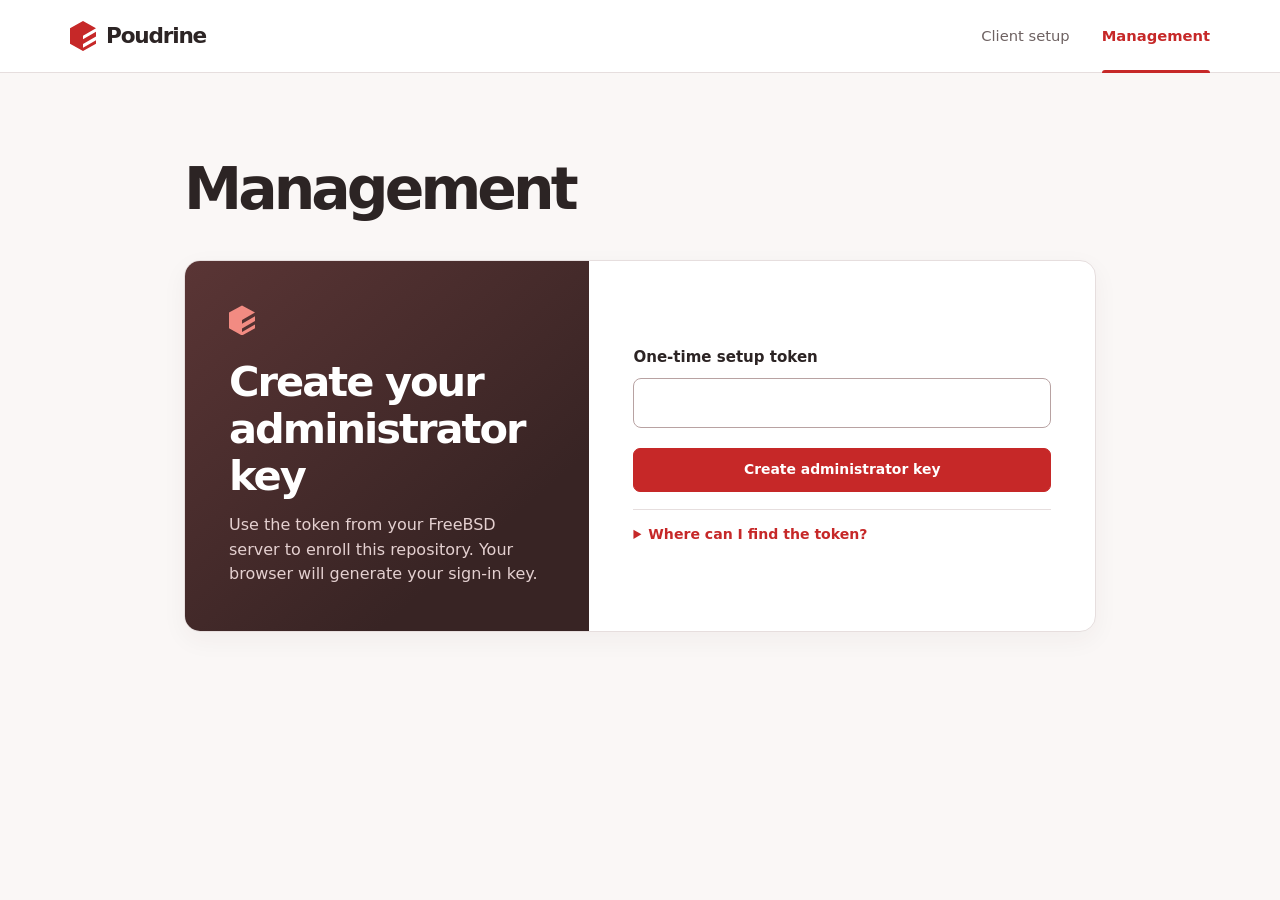
<file: web/poudrine/admin.html>
<!doctype html>
<html lang="en">
<head>
  <meta charset="utf-8">
  <meta name="viewport" content="width=device-width,initial-scale=1">
  <meta http-equiv="Content-Security-Policy" content="form-action 'none'">
  <title>Management · Poudrine</title>
  <link rel="stylesheet" href="style.css">
  <script src="poudrine.js" defer></script>
</head>
<body data-enrolled="{{.Enrolled}}">
<a class="skip" href="#main">Skip to content</a>
<header class="site-head">
  <div class="bar">
    <a class="brand" href="./"><span class="brand-mark" aria-hidden="true"></span>Poudrine</a>
    <nav aria-label="Main"><a href="./">Client setup</a><a href="admin" aria-current="page">Management</a></nav>
  </div>
</header>
<main id="main">
  <div class="management-head">
    <div class="management-title">
      <h1>Management</h1>
      <div class="management-actions">
        <button id="notification-bell" type="button" class="bell-button" aria-label="Build notifications" title="Build notifications" aria-haspopup="dialog" aria-controls="notification-dialog" hidden><svg width="20" height="20" viewBox="0 0 24 24" fill="none" stroke="currentColor" stroke-width="1.7" stroke-linecap="round" stroke-linejoin="round" aria-hidden="true" focusable="false"><path d="M18 8a6 6 0 0 0-12 0c0 6-2.5 7.5-3 9h18c-.5-1.5-3-3-3-9ZM10 20a2.2 2.2 0 0 0 4 0"/></svg></button>
        <button id="logout" type="button" hidden>Sign out</button>
      </div>
    </div>
    <div class="feedback"><p id="message" role="status">Checking administrator setup…</p><button id="retry" type="button" hidden>Retry</button></div>
  </div>
  <noscript>Enable JavaScript to use the signed management API.</noscript>
  <section id="enrollment" class="access-panel" aria-labelledby="enrollment-heading" hidden>
    <header class="access-intro">
      <span class="brand-mark" aria-hidden="true"></span>
      <h2 id="enrollment-heading">Create your administrator key</h2>
      <p>Use the token from your FreeBSD server to enroll this repository. Your browser will generate your sign-in key.</p>
    </header>
    <form id="enroll" class="access-fields" method="post">
      <label for="token">One-time setup token</label>
      <input required type="password" autocomplete="one-time-code" autocapitalize="none" spellcheck="false" id="token">
      <button class="primary" type="submit">Create administrator key</button>
      <details class="access-help"><summary>Where can I find the token?</summary><p>On the FreeBSD server, read <code>/usr/local/etc/poudrine.json.setup-token</code>. For a custom configuration, append <code>.setup-token</code> to its path. Standalone <code>serve</code> writes <code>setup-token</code> in the state directory.</p></details>
    </form>
  </section>
  <section id="key-backup" class="access-panel" aria-labelledby="backup-heading" hidden>
    <header class="access-intro">
      <span class="brand-mark" aria-hidden="true"></span>
      <h2 id="backup-heading">Save your private key</h2>
      <p>Copy this key into your password manager or a private backup. Anyone with a copy can manage this repository.</p>
    </header>
    <div class="access-fields">
      <label for="generated-key">Administrator private key</label>
      <textarea id="generated-key" rows="4" readonly autocomplete="off" spellcheck="false" aria-describedby="backup-help"></textarea>
      <p id="backup-help">You’ll need your saved copy on the next screen.</p>
      <div class="access-actions"><button id="copy-key" type="button">Copy private key</button><button id="key-saved" class="primary" type="button">I’ve saved my key · Sign in</button></div>
    </div>
  </section>
  <section id="signin" class="access-panel" aria-labelledby="signin-heading" hidden>
    <header class="access-intro">
      <span class="brand-mark" aria-hidden="true"></span>
      <h2 id="signin-heading">Administrator sign-in</h2>
      <p id="signin-help">Use the key you saved during setup. Your browser signs requests locally until you sign out or reload.</p>
    </header>
    <form id="login" class="access-fields" method="post" autocomplete="on">
      <input class="access-username" type="text" name="username" value="admin" autocomplete="username" aria-label="Username" aria-hidden="true" tabindex="-1">
      <label for="private-key">Administrator private key</label>
      <input id="private-key" type="password" name="password" autocomplete="current-password" autocapitalize="none" spellcheck="false" required aria-describedby="private-key-help">
      <p id="private-key-help">Paste the complete key or autofill it from your password manager.</p>
      <button class="primary" id="signin-submit" type="submit">Sign in</button>
      <button type="button" id="legacy-login" hidden>Use saved browser key</button>
    </form>
  </section>
  <div id="dashboard" hidden>
    <section id="build" class="build-panel" aria-labelledby="build-heading">
      <div class="build-panel-head">
        <h2 id="build-heading">Build activity</h2>
        <div class="build-actions"><button id="refresh" type="button">Refresh</button><button id="force-build" type="button" class="primary" disabled>Run build now</button></div>
      </div>
      <div class="build-columns">
        <div>
          <p class="build-state"><span aria-hidden="true"></span><strong id="build-state">Checking worker…</strong></p>
          <p id="build-message" class="build-description"></p>
          <div id="build-progress-group" hidden>
            <div class="progress-caption"><label for="build-progress" id="progress-label">Package progress</label><span id="progress-percent"></span></div>
            <progress id="build-progress" max="1"></progress>
            <p id="package-counts"></p>
          </div>
          <dl id="build-facts" class="build-facts"></dl>
        </div>
        <div class="next-build">
          <h3 id="next-build-heading">Next build</h3>
          <p id="next-build-time">Checking schedule…</p>
          <p id="next-build-detail"></p>
        </div>
      </div>
      <section id="active-jobs" aria-labelledby="job-heading" hidden>
        <h3 id="job-heading">Running packages</h3>
        <ul id="build-jobs"></ul>
      </section>
      <p id="worker-mode" class="build-feedback" hidden>Manual builds are available when the Poudrine service runs the build worker.</p>
      <p id="build-feedback" class="build-feedback" role="status" hidden></p>
      <p id="build-poll-error" class="build-feedback" role="status" hidden></p>
      <details id="build-results">
        <summary>Build run history</summary>
        <div class="result-toolbar">
          <label>Build run<select id="result-run"><option value="">Latest run</option></select></label>
          <label>Result<select id="result-filter"><option value="all">All packages</option><option value="succeeded">Built</option><option value="failed">Failed</option><option value="skipped">Skipped</option></select></label>
          <button type="button" id="result-refresh">Refresh results</button>
          <button type="button" id="result-retry-all" hidden>Retry all affected packages</button>
        </div>
        <p id="result-status" role="status"></p>
        <ul id="result-list" aria-label="Package results"></ul>
        <button type="button" id="result-more" hidden>Show more packages</button>
        <p id="result-feedback" role="status"></p>
      </details>
      <details id="build-log" hidden><summary>Worker output</summary><pre id="build-log-text" tabindex="0" aria-label="Worker output"></pre></details>
    </section>
    <section class="panel build-history" aria-labelledby="history-heading">
      <div class="panel-heading history-head">
        <h2 id="history-heading">Build history</h2>
        <div id="history-interval" class="interval-control" role="group" aria-label="Group package builds by">
          <button type="button" data-interval="hour" aria-pressed="false">Hour</button><button type="button" data-interval="day" aria-pressed="true">Day</button><button type="button" data-interval="week" aria-pressed="false">Week</button><button type="button" data-interval="month" aria-pressed="false">Month</button>
        </div>
      </div>
      <div id="history-body" hidden>
        <div class="history-summary">
          <p><strong id="history-count"></strong> <span id="history-range"></span></p>
          <ul class="history-legend" aria-label="Outcomes">
            <li><i class="succeeded" aria-hidden="true"></i>Built <b id="total-succeeded">0</b></li>
            <li><i class="failed" aria-hidden="true"></i>Failed <b id="total-failed">0</b></li>
          </ul>
        </div>
        <div class="history-plot" role="img" id="history-plot" aria-label="Package build history chart">
          <div class="chart-scale" aria-hidden="true"><span id="chart-max"></span><span id="chart-mid"></span><span>0</span></div>
          <svg class="chart-bars" id="chart-bars" preserveAspectRatio="none" aria-hidden="true" focusable="false"></svg>
          <div class="chart-ticks" id="chart-ticks" aria-hidden="true"></div>
        </div>
        <p id="history-empty" hidden>No package builds finished during this period.</p>
        <details id="history-recent" class="history-values" hidden>
          <summary>Recent package builds <span id="history-recent-count"></span></summary>
          <div class="table-scroll"><table aria-label="Recent package build results"><thead><tr><th scope="col">Package and version</th><th scope="col">Result</th><th scope="col">Finished (UTC)</th></tr></thead><tbody id="history-recent-values"></tbody></table></div>
        </details>
        <details id="history-table-wrap" class="history-values"><summary>View counts by period (UTC)</summary><div class="table-scroll"><table aria-label="Package builds by period in UTC"><thead><tr><th scope="col">Period (UTC)</th><th scope="col">Built</th><th scope="col">Failed</th></tr></thead><tbody id="history-values"></tbody></table></div></details>
      </div>
      <div class="history-feedback"><p id="history-message" role="status">Loading build history…</p><button id="history-retry" type="button" hidden>Retry</button></div>
    </section>
    <details id="settings" class="panel settings-panel">
      <summary>Service settings</summary>
      <form id="settings-form" novalidate autocomplete="off" autocapitalize="none" spellcheck="false">
        <p class="settings-intro">Edit the values used by this server. Clear an optional override to restore its default.</p>
        <fieldset id="settings-fields" disabled>
          <legend class="visually-hidden">Configuration sections</legend>
          <div class="settings-tabs">
            <details name="service-settings" class="settings-tab" open>
              <summary>Network</summary>
              <div class="settings-body">
                <h3>Network addresses</h3>
                <p>Use the addresses clients and administrators can reach. A domain entered on its own uses HTTPS.</p>
                <div class="settings-grid">
                  <label>Package repository URL<input name="repo_url" inputmode="url"><small>Include the port your FreeBSD clients use.</small></label>
                  <label>Website URL<input name="web_url" inputmode="url"><small>Defaults to the address you’re visiting. Set a custom URL to include its hostname in the generated certificate.</small></label>
                </div>
                <h3>Listeners and proxy</h3>
                <div class="settings-grid">
                  <label>Repository listen address<input name="repo_listen" required></label>
                  <label>Website listen address<input name="web_listen" required><small>Reconnect at the new address after changing this listener.</small></label>
                  <label>Trusted proxy CIDR<input name="trusted_proxy" placeholder="No trusted proxy"><small>Your proxy must overwrite <code>X-Real-IP</code>.</small></label>
                  <label>Web Push contact<input name="push_contact"><small>Email address or HTTPS contact URL.</small></label>
                </div>
              </div>
            </details>
            <details name="service-settings" class="settings-tab">
              <summary>Repository</summary>
              <div class="settings-body">
                <h3>Package sources</h3>
                <div class="settings-grid">
                  <label>Upstream repository URL<input name="upstream" inputmode="url"></label>
                  <label>Upstream fingerprint directory<input name="fingerprints" required></label>
                  <label>Local package repository<input name="local_repo"></label>
                </div>
                <h3>Cache and refresh</h3>
                <div class="settings-grid">
                  <label>Cache size in GB<input name="cache_gb" type="number" step="any" min="0" required></label>
                  <label>Catalog refresh interval<input name="refresh" required><small>Finishing a build also triggers a catalog check.</small></label>
                </div>
              </div>
            </details>
            <details name="service-settings" class="settings-tab">
              <summary>Poudriere builds</summary>
              <div class="settings-body">
                <h3>Build schedule</h3>
                <div class="settings-grid">
                  <label>Build interval<input name="build_interval" required><small>Time between scheduled jail and ports tree updates.</small></label>
                  <label>Working hours<input name="working_hours" aria-describedby="hours-help"><small id="hours-help">Enter 24-hour ranges in server time<span id="server-clock"></span>, for example <code>00:00-10:00,11:00-17:00</code>. Ranges can cross midnight. Leave empty to build at any time.</small></label>
                </div>
                <h3>Parallel compilation</h3>
                <div class="settings-grid compact">
                  <label>Parallel package builders<input name="jobs" type="number" min="1" max="9007199254740991" step="1" required></label>
                  <label>Make jobs per package<input name="make_jobs_number" type="number" min="0" max="2147483647" step="1" required><small><code>MAKE_JOBS_NUMBER</code>. Use 0 for the default.</small></label>
                  <label>Make jobs limit per package<input name="make_jobs_number_limit" type="number" min="0" max="2147483647" step="1" required><small><code>MAKE_JOBS_NUMBER_LIMIT</code>. Use 0 to leave the limit unset.</small></label>
                </div>
                <h3>Build environment</h3>
                <div class="settings-grid compact">
                  <label>FreeBSD jail release<input name="release"></label>
                  <label>Jail name<input name="jail" required></label>
                  <label>Ports tree name<input name="ports" required></label>
                </div>
                <h3>Package overlays</h3>
                <p>Build these ports locally with your settings. Clients can install them once a matching build is available. Each entry covers all flavors and subpackages of the port.</p>
                <div id="package-overlays"></div>
                <button type="button" id="add-overlay">Add port</button>
                <template id="overlay-template">
                  <fieldset class="overlay-row">
                    <legend>Port overlay</legend>
                    <div class="settings-grid">
                      <label>Port origin<input data-overlay="origin" required maxlength="255" placeholder="databases/mydumper"></label>
                      <label>Default versions<input data-overlay="default_versions" placeholder="mysql=12.3m"><small>Separate <code>name=version</code> choices with spaces. For mydumper with MariaDB 12.3, enter <code>mysql=12.3m</code>.</small></label>
                      <label>Enable options<input data-overlay="options_set" placeholder="DOCS NLS"><small>Separate FreeBSD port option names with spaces.</small></label>
                      <label>Disable options<input data-overlay="options_unset" placeholder="EXAMPLES"></label>
                    </div>
                    <button type="button" data-remove-overlay>Remove port</button>
                  </fieldset>
                </template>
              </div>
            </details>
            <details name="service-settings" class="settings-tab">
              <summary>TLS</summary>
              <div class="settings-body">
                <h3>Website encryption</h3>
                <label class="tls-toggle"><input type="checkbox" name="web_tls">Serve the website over HTTPS</label>
                <p>Turn HTTPS off here if your reverse proxy handles TLS.</p>
                <h3>Certificate files</h3>
                <p>Poudrine generates a self-signed certificate by default. To use your own certificate, enter both PEM paths.</p>
                <div class="settings-grid">
                  <label>Website certificate file<input name="tls_cert"></label>
                  <label>Website private key file<input name="tls_key"></label>
                </div>
              </div>
            </details>
            <details name="service-settings" class="settings-tab">
              <summary>Storage</summary>
              <div class="settings-body">
                <h3>Service account and state</h3>
                <p>When moving state, stop Poudrine and migrate its signing keys and inventory with their ownership before changing the path.</p>
                <div class="settings-grid">
                  <label>Private state directory<input name="state" required></label>
                  <label>Web service user<input name="service_user" required></label>
                </div>
                <h3>Worker paths</h3>
                <div class="settings-grid">
                  <label>Poudriere configuration directory<input name="poudriere_config" required></label>
                  <label>Poudriere base directory<input name="basefs" required></label>
                  <label>Distfiles cache directory<input name="distfiles" required></label>
                  <label>Local build signing key<input name="build_key" required></label>
                  <label>Tracked packages file<input name="packages_file" required></label>
                  <label>Build status file<input name="build_status" required></label>
                </div>
              </div>
            </details>
          </div>
        </fieldset>
        <div class="settings-footer">
          <p id="settings-message" role="status" aria-live="polite"></p>
          <div class="settings-actions">
            <button type="button" id="settings-reload" hidden>Reload settings</button>
            <button type="button" id="settings-close">Done</button>
            <button class="primary" id="settings-save" type="submit" disabled>Save settings</button>
          </div>
        </div>
      </form>
    </details>
    <section class="panel inventory" aria-labelledby="packages-title">
      <h2 id="packages-title">Package inventory</h2>
      <dl class="inventory-metrics">
        <div><dt>Tracked origins</dt><dd id="inventory-origin-count">—</dd></div>
        <div>
          <dt>Compiled archives</dt><dd id="inventory-compiled-count">—</dd>
          <dd class="inventory-metric-detail">Archive size <span id="inventory-compiled-size">—</span></dd>
        </div>
        <div>
          <dt>Cached archives</dt><dd id="inventory-cache-count">—</dd>
          <dd class="inventory-metric-detail">Used <span id="inventory-cache-size">—</span> <span id="inventory-cache-limit"></span></dd>
        </div>
        <div>
          <dt>Poudriere disk usage</dt><dd id="inventory-poudriere-size">—</dd>
          <dd class="inventory-metric-detail">Base directory and distfiles</dd>
        </div>
      </dl>
      <div class="inventory-controls">
        <div id="package-filter" class="interval-control" role="group" aria-label="Show packages">
          <button type="button" data-filter="all" aria-pressed="true">All</button>
          <button type="button" data-filter="compiled" aria-pressed="false">Compiled</button>
          <button type="button" data-filter="cached" aria-pressed="false">Cached</button>
          <button type="button" data-filter="stored" aria-pressed="false">Compiled or cached</button>
          <button type="button" data-filter="versions_differ" aria-pressed="false">Different from FreeBSD</button>
        </div>
        <label class="search"><span class="visually-hidden">Search packages or ports</span><input type="search" id="packages-search" placeholder="Search packages or ports"></label>
      </div>
      <p id="packages-note" class="inventory-note"></p>
      <p id="packages-count" class="count" role="status">Loading packages…</p>
      <div class="table-scroll" tabindex="0" role="region" aria-label="Package inventory">
        <table class="package-table" aria-labelledby="packages-title">
          <thead><tr>
            <th scope="col" aria-sort="ascending"><button type="button" data-sort="origin">Port / package</button></th>
            <th scope="col">Source</th><th scope="col">Port version</th><th scope="col">Local (FreeBSD)</th>
            <th scope="col"><button type="button" data-sort="last_seen">Last activity</button></th>
            <th scope="col" class="numeric"><button type="button" data-sort="build_seconds" title="Elapsed time to build the local package, including pauses">Build time</button></th>
            <th scope="col" class="numeric"><button type="button" data-sort="size">Size (MB)</button></th>
            <th scope="col" class="numeric"><button type="button" data-sort="consumers">Consumers</button></th>
          </tr></thead>
          <tbody id="packages"></tbody>
        </table>
      </div>
      <div id="packages-pages" class="inventory-pages" hidden>
        <span id="packages-page"></span>
        <button type="button" id="packages-previous" aria-label="Previous package page">Previous</button>
        <button type="button" id="packages-next" aria-label="Next package page">Next</button>
      </div>
    </section>
    <section class="panel inventory" aria-labelledby="clients-title">
      <div class="panel-heading"><h2 id="clients-title">Repository clients</h2>
        <label class="search"><span class="visually-hidden">Search client IP addresses</span><input type="search" id="clients-search" placeholder="Search IP addresses"></label>
      </div>
      <p id="clients-count" class="count" role="status">Loading clients…</p>
      <p id="clients-note" class="inventory-note"></p>
      <div class="table-scroll" tabindex="0" role="region" aria-label="Repository clients">
        <table class="client-table" aria-labelledby="clients-title">
          <thead><tr><th scope="col">IP address</th><th scope="col" class="numeric">Unique packages</th><th scope="col">Last seen</th><th scope="col"><span class="visually-hidden">Package details</span></th></tr></thead>
          <tbody id="clients"></tbody>
        </table>
      </div>
      <div id="clients-pages" class="inventory-pages" hidden>
        <span id="clients-page"></span>
        <button type="button" id="clients-previous" aria-label="Previous client page">Previous</button>
        <button type="button" id="clients-next" aria-label="Next client page">Next</button>
      </div>
    </section>
  </div>
</main>
<dialog id="client-dialog" aria-labelledby="client-dialog-title" aria-describedby="client-dialog-note">
  <div class="panel-heading">
    <div><h2 id="client-dialog-title">Client packages</h2><p id="client-ip"></p></div>
    <form method="dialog"><button type="submit" autofocus>Close</button></form>
  </div>
  <p id="client-dialog-note" class="inventory-note"></p>
  <button id="client-packages-retry" type="button" hidden>Retry</button>
  <label class="search"><span class="visually-hidden">Search this client’s packages</span><input type="search" id="client-packages-search" placeholder="Search this client’s packages"></label>
  <p id="client-packages-count" class="count" role="status"></p>
  <div class="table-scroll" tabindex="0" role="region" aria-label="Client package details">
    <table aria-labelledby="client-dialog-title">
      <thead><tr><th scope="col">Package / port</th><th scope="col">Last requested version</th><th scope="col">Reported installed version</th></tr></thead>
      <tbody id="client-packages"></tbody>
    </table>
  </div>
  <div id="client-packages-pages" class="inventory-pages" hidden>
    <span id="client-packages-page"></span>
    <button type="button" id="client-packages-previous" aria-label="Previous client package page">Previous</button>
    <button type="button" id="client-packages-next" aria-label="Next client package page">Next</button>
  </div>
</dialog>
<dialog id="package-log-dialog" aria-labelledby="package-log-title" aria-describedby="package-log-info">
  <div class="panel-heading"><h2 id="package-log-title">Package build log</h2><button type="button" id="close-package-log" autofocus>Close</button></div>
  <p id="package-log-info"></p>
  <div class="dialog-log-actions">
    <button type="button" id="package-log-latest">Refresh latest output</button>
    <button type="button" id="package-log-earlier" hidden>Load earlier output</button>
  </div>
  <p id="package-log-status" role="status"></p>
  <pre id="package-log-output" tabindex="0" aria-label="Package build log output"></pre>
</dialog>
<dialog id="notification-dialog" aria-labelledby="notification-title" aria-describedby="notification-description">
  <h2 id="notification-title">Build notifications</h2>
  <p id="notification-description">Receive a notification for each package built locally with a newer version than FreeBSD provides.</p>
  <p id="push-message" role="status" aria-live="polite"></p>
  <div class="dialog-actions"><button id="push" class="primary" type="button" disabled>Checking subscription…</button><button type="button" id="close-notifications" autofocus>Done</button></div>
</dialog>
</body>
</html>
</file>
<file: web/poudrine/style.css>
:root {
  color-scheme: light;
  --page: #faf7f6;
  --ink: #2c2424;
  --muted: #6e6262;
  --line: #e6dede;
  --accent: #c62828;
  --tint: #fceeee;
  --mono: "IBM Plex Mono", ui-monospace, "SFMono-Regular", Consolas, monospace;
  --sans: "Instrument Sans", "Inter", system-ui, sans-serif;
  font: 16px/1.55 var(--sans);
  background: var(--page);
  color: var(--ink);
}
* {box-sizing: border-box}
body {margin: 0}
[hidden] {display: none !important}
h1, h2, h3, p, pre, dl {margin: 0}
h1, h2 {font-family: "Bricolage Grotesque", var(--sans); line-height: 1.12}
h1 {font-size: clamp(2.6rem, 5.2vw, 4.3rem); letter-spacing: -.067em; font-weight: 650}
h2 {font-size: clamp(1.4rem, 2.35vw, 1.8rem); letter-spacing: -.048em; font-weight: 670}
h3, form label {font-size: .89rem; font-weight: 650}
code, pre {font: .9em/1.6 var(--mono)}
p code {overflow-wrap: anywhere; color: var(--ink)}
a {color: var(--accent); text-underline-offset: 3px}
button, .action {
  display: inline-flex; align-items: center; justify-content: center; gap: .6em;
  border: 1px solid #dfd0d0; border-radius: 7px; background: white; color: #503939;
  font: 620 .87rem/1.3 var(--sans); padding: 9px 14px; cursor: pointer; text-decoration: none;
}
button:hover, .action:hover {background: var(--tint); border-color: #c69b9b}
button:disabled {opacity: .55; cursor: default}
.primary {background: var(--accent); border-color: var(--accent); color: #fff}
.primary:hover {background: #a51f1f; border-color: #a51f1f}
:focus-visible {outline: 3px solid #bc6f17; outline-offset: 4px}
.visually-hidden, .skip:not(:focus) {position: absolute; width: 1px; height: 1px; overflow: hidden; clip-path: inset(50%); white-space: nowrap}
.skip:focus {position: fixed; z-index: 3; top: 10px; left: 10px; padding: 8px 16px; background: #fff}
.site-head {background: #fff; border-bottom: 1px solid var(--line)}
.bar, main {width: min(1140px, calc(100% - clamp(32px,8vw,112px))); margin-inline: auto}
.bar {min-height: 72px; display: flex; justify-content: space-between; align-items: stretch; gap: 16px}
.brand {display: inline-flex; align-items: center; gap: 10px; text-decoration: none; color: var(--ink); font-size: 1.35rem; font-weight: 750; letter-spacing: -.055em}
.brand-mark {
  width: 26px; height: 30px; background: var(--accent);
  clip-path: polygon(0 24%,50% 0,100% 24%,50% 49%,50% 61%,100% 36%,100% 52%,50% 77%,50% 89%,100% 64%,100% 76%,50% 100%,0 76%);
}
nav {display: flex; align-items: stretch; gap: clamp(14px,3vw,32px)}
nav a {display: inline-flex; align-items: center; position: relative; text-decoration: none; color: var(--muted); font-size: .92rem; font-weight: 540}
nav a[aria-current] {color: var(--accent); font-weight: 680}
nav a[aria-current]::after {content: ""; position: absolute; bottom: -1px; height: 3px; background: var(--accent); inset-inline: 0; border-radius: 3px 3px 0 0}
nav a:hover {color: #8f2020; text-decoration: underline}
main {padding-block: clamp(22px,3vw,40px) 68px}
.panel {background: white; border: 1px solid var(--line); border-radius: 13px}
.panel {padding: clamp(20px,3vw,33px); min-width: 0}
.panel > p, details > p {color: var(--muted); margin-top: 12px; font-size: .95rem}
.panel p {overflow-wrap: anywhere}
.panel-heading {display: flex; justify-content: space-between; align-items: center; gap: 12px}
pre {white-space: pre-wrap; overflow-wrap: anywhere}
pre code {font: inherit}
summary {cursor: pointer; font-weight: 640; color: var(--ink)}
.feedback {display: flex; align-items: center; flex-wrap: wrap; gap: 10px; color: var(--muted); font-size: .9rem}
main > .feedback:not(:empty) {margin-top: 12px}
.management-head {padding: 12px 0 26px}
.management-head h1 {font-size: clamp(2.5rem,5vw,3.65rem)}
.management-title {display: flex; align-items: center; justify-content: space-between; gap: 16px}
.management-head .feedback {margin-top: 12px}
.fields {display: flex; align-items: stretch; gap: 10px; margin-top: 6px}
input {font: inherit; min-width: 0; border: 1px solid #b8a4a4; border-radius: 6px; padding: 9px 12px; color: var(--ink); background: #fff}
.fields input {flex: 1}
.inventory {margin-top: 18px}
.inventory-metrics {display: grid; grid-template-columns: repeat(4,minmax(0,1fr)); row-gap: .85rem; margin: 1.2rem 0 1.35rem; padding-block: 1rem; border-block: 1px solid var(--line)}
.inventory-metrics > div {padding-inline: clamp(.75rem, 2vw, 1.5rem); border-inline-start: 1px solid var(--line)}
.inventory-metrics > div:first-child {padding-inline-start: 0; border: 0}
.inventory-metrics dt {color: var(--muted); font-size: .8rem}
.inventory-metrics dd {margin: .15rem 0 0; color: #7b3030; font: 600 clamp(1.2rem, 2.7vw, 1.75rem)/1.25 var(--mono); letter-spacing: -.05em}
.inventory-metrics .inventory-metric-detail {font: 450 .82rem/1.5 var(--sans); letter-spacing: 0; color: var(--muted)}
.inventory-controls {display: flex; flex-wrap: wrap; justify-content: space-between; gap: .75rem; align-items: center}
.inventory .count, #client-dialog .count {margin-top: .65rem}
.inventory-note {margin-top: .5rem; font-size: .85rem; color: var(--muted)}
.inventory-note:empty {display: none}
.inventory-pages {display: flex; flex-wrap: wrap; align-items: center; justify-content: flex-end; gap: 8px; margin-top: 12px}
.inventory-pages span {margin-right: auto; font-size: .84rem; color: var(--muted)}
.inventory .table-scroll, #client-dialog .table-scroll {max-height: 28rem; margin-top: .5rem; border: 1px solid var(--line); border-radius: .5rem}
.inventory thead th, #client-dialog thead th {position: sticky; top: 0; z-index: 1; vertical-align: bottom}
.inventory .package-table {min-width: 58rem}
.inventory .client-table {min-width: 34rem}
.inventory th.numeric, .package-table td:nth-last-child(-n+3), .client-table td:nth-child(2), .client-table td:last-child {text-align: right; font-variant-numeric: tabular-nums}
.inventory tbody tr:last-child td, #client-dialog tbody tr:last-child td {border-bottom: 0}
.inventory tbody tr:hover, #client-dialog tbody tr:hover {background: #fdf9f9}
.package-table td strong, #client-dialog td strong {font-weight: 580}
.package-table td small, #client-dialog td small {display: block; color: var(--muted); margin-top: .15rem; font: .76rem/1.4 var(--sans)}
.package-table td:first-child {min-width: 10rem}
.package-table td:nth-child(2), .package-table td:nth-child(5), .client-table td:nth-child(3), .client-table button {white-space: nowrap}
.package-table .publication-note {white-space: normal; min-width: 12rem; max-width: 24rem}
.inventory th button {font: inherit; color: inherit; border: 0; border-radius: 3px; padding: 0; gap: .3em; background: transparent; text-align: inherit}
.inventory th button:hover {color: var(--accent); text-decoration: underline}
.inventory [aria-sort="ascending"] button::after {content: "↑"}
.inventory [aria-sort="descending"] button::after {content: "↓"}
.inventory td.inventory-empty, #client-dialog td.inventory-empty {text-align: left; font: .88rem/1.55 var(--sans); color: var(--muted); padding-block: 1.1rem}
.client-table td:last-child button {padding: .35rem .7rem; font-size: .82rem}
.panel-heading h2 {margin: 0}
.count {color: var(--muted); font-size: .81rem}
.search input {width: 100%; font-size: .88rem}
.table-scroll {overflow-x: auto; margin-top: 16px}
.table-scroll > p {padding: 14px; background: #faf5f5; border-radius: 7px; color: var(--muted)}
table {border-collapse: collapse; width: 100%; text-align: left; font-size: .87rem}
th, td {padding: 11px 12px; border-bottom: 1px solid var(--line); vertical-align: top; overflow-wrap: anywhere}
th {background: #f7f2f2; font-weight: 650}
td:first-child {font: .86rem/1.5 var(--mono); color: #613e3e}
@media (max-width: 680px) {
  .bar {min-height: 59px}
  .brand {font-size: 1.16rem; gap: 6px}
  .brand-mark {width: 22px; height: 25px}
  nav a {font-size: .84rem}
  .inventory {margin-top: 14px}
  .inventory-metrics {grid-template-columns: repeat(2, minmax(0,1fr))}
  .inventory-metrics > div:nth-child(odd) {padding-inline: 0 .6rem; border: 0}
  .inventory-metrics > div:nth-child(even) {padding-inline: .95rem 0}
  .fields {flex-wrap: wrap}
  .fields input {flex: 1 1 210px}
  .panel-heading {flex-wrap: wrap}
  .table-scroll table {min-width: 440px}
}
#message[data-state="error"] {color: #963e38}
input[aria-invalid="true"] {border-color: #a4473f}
@media (max-width: 380px) {
  nav {gap: 10px}
  nav a {font-size: .78rem}
  .brand {font-size: 1.08rem}
}
@media (max-width: 480px) {
  #package-filter {display: grid; grid-template-columns: 1fr 1.4fr; width: 100%}
  #package-filter button:last-child:nth-child(odd) {grid-column: 1/-1}
  .inventory .search {width: 100%}
}

.settings-panel {padding: 0; margin-bottom: 18px; --settings-inset: clamp(18px, 3vw, 32px)}
.settings-panel > summary, .settings-tab > summary {
  display: flex; align-items: center; justify-content: space-between; list-style: none;
}
.settings-panel summary::-webkit-details-marker {display: none}
.settings-panel > summary {padding: 18px var(--settings-inset); font-size: 1.2rem; letter-spacing: -.025em}
.settings-panel summary::after {
  content: ""; width: .45em; height: .45em; margin-inline: .6em .2em;
  border: solid currentColor; border-width: 0 1.5px 1.5px 0; transform: rotate(45deg);
}
.settings-panel[open] > summary::after, .settings-tab[open] > summary::after {transform: rotate(225deg)}
.settings-panel summary:focus-visible {outline-offset: -4px; border-radius: 7px}
.settings-panel fieldset {min-width: 0; padding: 0; border: 0; margin: 0}
.settings-panel p, .settings-grid small {font-weight: 400; color: var(--muted); font-size: .86rem}
.settings-panel .settings-intro {padding: 0 var(--settings-inset) 18px; margin-top: -9px}
.settings-tab > summary {padding: 13px var(--settings-inset); font-size: .93rem; color: #634949}
.settings-tab > summary:hover {background: #faf2f2}
.settings-tab[open] > summary {background: var(--tint); color: #a51f1f}
.settings-tab {border-top: 1px solid var(--line)}
.settings-body {padding: 22px var(--settings-inset)}
.settings-body h3 {font-size: 1.08rem; font-weight: 680; letter-spacing: -.025em}
.settings-body h3:not(:first-child) {margin-top: 22px; padding-top: 18px; border-top: 1px solid var(--line)}
.settings-body p {margin: 4px 0 0}
.settings-grid {display: grid; grid-template-columns: repeat(2, minmax(0, 1fr)); gap: 16px 20px; margin-top: 14px}
.settings-grid:not(.compact) label:last-child:nth-child(odd) {grid-column: 1 / -1}
.settings-grid label {display: flex; min-width: 0; flex-direction: column; gap: 5px}
.settings-grid input {width: 100%; font: .91rem/1.5 var(--mono); border-color: #d0bfbf}
.settings-grid small {font-size: .79rem; overflow-wrap: anywhere}
.settings-panel .overlay-row {margin: 12px 0; padding: 0 14px 14px; border: 1px solid var(--line); border-radius: 8px}
.overlay-row legend {padding: 0 5px; color: var(--muted); font-size: .85rem}
.overlay-row button, #add-overlay {margin-top: 12px}
.tls-toggle {display: flex; align-items: center; gap: 9px; width: fit-content; margin-top: 14px}
.tls-toggle input {width: 1.1rem; height: 1.1rem; margin: 0; accent-color: var(--accent)}
.settings-footer {display: flex; flex-wrap: wrap; align-items: center; gap: 10px 24px; padding: 14px var(--settings-inset); background: #fdf9f9; border-top: 1px solid var(--line); border-radius: 0 0 13px 13px}
.settings-actions {display: flex; flex-wrap: wrap; gap: 8px; margin-inline-start: auto}
#settings-message {flex: 1 1 18rem}
#settings-message:empty {display: none}
#settings-message[data-state="error"] {color: #963e38}
@media (max-width: 640px) {.settings-grid {grid-template-columns: minmax(0, 1fr)}}
@media (min-width: 940px) {.settings-grid.compact {grid-template-columns: repeat(3, minmax(0, 1fr))}}
@media (min-width: 760px) {
  /* The summaries occupy a common tab strip. Native disclosures keep the
     active section in normal flow and handle keyboard activation. */
  .settings-tabs {position: relative; margin-inline: var(--settings-inset); padding-top: 3rem}
  .settings-tab {border: 0}
  .settings-tab > summary {
    position: absolute; inset-block-start: 0; width: 20%; height: 3rem;
    justify-content: center; padding: 0 4px; border-bottom: 2px solid var(--line);
  }
  .settings-tab:nth-child(1) > summary {inset-inline-start: 0}
  .settings-tab:nth-child(2) > summary {inset-inline-start: 20%}
  .settings-tab:nth-child(3) > summary {inset-inline-start: 40%}
  .settings-tab:nth-child(4) > summary {inset-inline-start: 60%}
  .settings-tab:nth-child(5) > summary {inset-inline-start: 80%}
  .settings-tab[open] > summary {border-color: var(--accent); border-radius: 8px 8px 0 0}
  .settings-tab > summary::after {content: none}
  .settings-body {padding-inline: 0}
}

.management-actions, .build-actions, .dialog-actions {display: flex; align-items: center; flex-wrap: wrap; gap: 8px}
.bell-button {width: 40px; height: 40px; padding: 0}
#notification-dialog, #client-dialog, #package-log-dialog {width: min(28rem, calc(100% - 32px)); max-height: calc(100dvh - 32px); overflow: auto; border: 1px solid var(--line); border-radius: 14px; padding: clamp(20px,3vw,32px); color: var(--ink); box-shadow: 0 20px 80px #25141444}
#notification-dialog::backdrop, #client-dialog::backdrop, #package-log-dialog::backdrop {background: #23151583}
#client-dialog {width: min(44rem, calc(100% - 32px))}
#client-dialog .search {margin-top: 1rem; display: block; max-width: 24rem}
#client-dialog .table-scroll {max-height: min(25rem, 45dvh)}
#client-ip {font: .94rem/1.6 var(--mono); overflow-wrap: anywhere}
#notification-dialog p {font-size: .94rem; color: var(--muted); margin-top: 12px}
#push-message:empty {display: none}
.dialog-actions {margin-top: 24px}

.build-panel {background: #302323; color: #fffafa; padding: clamp(20px,3vw,32px); border-radius: 15px}
.build-panel-head {display: flex; flex-wrap: wrap; justify-content: space-between; align-items: center; gap: 14px}
.build-panel-head h2 {font-size: clamp(1.3rem,2.1vw,1.6rem)}
.build-actions button {color: #fff3f3; background: transparent; border-color: #7e6565}
.build-actions button:hover {background: #4d3737}
.build-actions .primary {background: #f9d2d2; color: #6d2424; border-color: #f9d2d2}
.build-actions .primary:hover {background: #fceeee}
.build-actions button:disabled {opacity: .66}
.build-panel :focus-visible {outline-color: #edca72}
.build-columns {display: grid; grid-template-columns: minmax(0,1.8fr) minmax(0,1fr); gap: clamp(24px,4vw,56px); align-items: start; padding: clamp(21px,3vw,33px) 0 0}
.build-state {display: flex; align-items: center; gap: 10px}
.build-state strong {font: 640 clamp(1.55rem,3.4vw,2.35rem)/1.15 "Bricolage Grotesque", var(--sans); letter-spacing: -.05em; overflow-wrap: anywhere}
.build-state > span {width: 10px; height: 10px; flex: 0 0 10px; border-radius: 50%; background: #c9b1b1}
#build:is([data-stage="preparing"],[data-stage="jail"],[data-stage="ports"],[data-stage="building"]) .build-state > span {background: #f28b82; box-shadow: 0 0 0 4px #f28b8220}
#build[data-stage="idle"] .build-state > span {background: #96d6b5}
#build[data-stage="paused"] .build-state > span {background: #f0c776}
#build[data-stage="error"] .build-state > span {background: #ffad9c}
.build-description, .build-feedback {font-size: .9rem; color: #e6d5d5; overflow-wrap: anywhere}
.build-description:not(:empty) {margin-top: 8px}
.build-feedback:not([hidden]) {margin-top: 16px}
#build-poll-error {color: #ffd1a2}
.next-build {border-left: 1px solid #675252; padding-left: clamp(20px,3vw,34px)}
.next-build h3, .build-facts dt {font-size: .8rem; color: #d6c1c1; font-weight: 500}
#next-build-time {margin-top: 5px; font-size: clamp(1.1rem,2.2vw,1.5rem); font-weight: 600; line-height: 1.32; letter-spacing: -.04em}
#next-build-detail {margin-top: 6px; font-size: .83rem; color: #d6c1c1}
.build-facts {display: flex; flex-wrap: wrap; gap: 12px 26px; margin-top: 17px}
.build-facts:empty {display: none}
.build-facts dd {margin: 2px 0 0; font-size: .88rem; font-weight: 600; font-variant-numeric: tabular-nums}
#build-progress-group {margin-top: 18px}
.progress-caption {display: flex; justify-content: space-between; gap: 5px; align-items: baseline; font-size: .83rem}
#progress-percent {font-family: var(--mono)}
#build-progress {display: block; width: 100%; height: 8px; margin-top: 6px; accent-color: #f28b82}
#build-progress[value] {appearance: none; border: 0; border-radius: 10px; background: #634b4b; overflow: hidden}
#build-progress[value]::-webkit-progress-bar {background: #634b4b}
#build-progress[value]::-webkit-progress-value {background: #f28b82; border-radius: 10px}
#build-progress[value]::-moz-progress-bar {background: #f28b82; border-radius: 10px}
#package-counts {margin-top: 6px; color: #e5d0d0; font-size: .8rem}
#active-jobs {border-top: 1px solid #614b4b; margin-top: 24px; padding-top: 16px}
#job-heading {font-size: 1rem; letter-spacing: -.02em}
#build-jobs {list-style: none; padding: 0; margin: 8px 0 0}
#build-jobs li {display: grid; grid-template-columns: minmax(0,1.7fr) minmax(0,1fr) minmax(16rem,1.55fr); gap: 8px 22px; align-items: center; padding: 12px 0}
#build-jobs li + li {border-top: 1px solid #534242}
.job-package strong, .job-package small, .job-phase strong {display: block; overflow-wrap: anywhere}
.job-package strong {font: 600 .87rem/1.5 var(--mono)}
.job-package small, .job-phase-label, .job-metrics dt {color: #d6c1c1; font-size: .75rem}
.job-phase strong, .job-metrics dd {font-size: .88rem; font-weight: 600; font-variant-numeric: tabular-nums}
.job-phase progress {display: block; width: 100%; height: 5px; margin-top: 4px; accent-color: #f28b82}
.job-metrics {display: grid; grid-template-columns: repeat(3,minmax(0,1fr)); gap: 8px; margin: 0}
.job-metrics dd {margin: 1px 0 0}
@media (max-width: 740px) {
  #build-jobs li {grid-template-columns: minmax(0,1.6fr) minmax(0,1fr)}
  .job-metrics {grid-column: 1/-1; max-width: 27rem}
}
#build-results {margin-top: 20px; border-top: 1px solid #614b4b; padding-top: 12px}
#build-results > summary {color: #fbefef; font-size: .95rem}
.result-toolbar, .result-actions, .dialog-log-actions {display: flex; flex-wrap: wrap; align-items: end; gap: 8px}
.job-package button {margin-top: 5px; padding: 3px 8px; font-size: .75rem}
.result-toolbar {margin-block: 14px 8px}
.result-toolbar label {font-size: .81rem; font-weight: 550; display: grid; gap: 4px; max-width: 100%}
.result-toolbar select {font: inherit; background: #fff; color: var(--ink); padding: 8px; border-radius: 6px; max-width: 100%}
.result-toolbar button, .result-actions button, #result-more {font-size: .8rem; padding: 7px 11px}
#result-status, #result-feedback {font-size: .84rem; color: #ecd8d8}
#result-feedback:not(:empty) {margin-top: 12px}
#result-list {list-style: none; padding: 0; margin: 0; max-height: 34rem; overflow: auto}
#result-list > li {padding: 15px 2px; border-bottom: 1px solid #614b4b}
#result-list > li:last-child {border-bottom: 0}
.result-row {display: flex; flex-wrap: wrap; justify-content: space-between; align-items: center; gap: 9px 18px}
.result-name {overflow-wrap: anywhere}
.result-name strong, .result-name small {display: block}
.result-name strong {font: 600 .93rem/1.5 var(--mono)}
.result-name small, .result-deps li {font-size: .8rem; color: #dccbcb}
.result-outcome {font-size: .8rem; font-weight: 650; color: #dacbcb}
.result-outcome[data-outcome="succeeded"] {color: #a5dfb9}
.result-outcome[data-outcome="failed"] {color: #ffb89f}
.result-reason {margin-top: 3px; color: #ecd8d8; font-size: .82rem; overflow-wrap: anywhere}
#result-more {margin-top: 8px}
.result-deps {margin-top: 8px}
.result-deps summary {width: fit-content; color: #eddada; font-size: .84rem}
.result-deps ul {padding-left: 1.3rem; margin: 5px 0 0; overflow-wrap: anywhere}
#package-log-dialog {width: min(62rem, calc(100% - 32px))}
#package-log-title {overflow-wrap: anywhere}
#package-log-info, #package-log-status {font-size: .85rem; color: var(--muted); margin: 8px 0; overflow-wrap: anywhere}
#package-log-output {margin: 8px 0 0; max-height: 55dvh; overflow: auto; padding: 14px; border-radius: 6px; color: #fff5f5; background: #2c1e1e; font-size: .8rem; tab-size: 4}
#package-log-output:empty {display: none}
#build-log {border-top: 1px solid #614b4b; margin-top: 22px; padding-top: 12px}
#build-log summary {color: #eddada; font-size: .85rem; width: fit-content}
#build-log pre {margin-top: 10px; padding: 14px; border-radius: 6px; background: #261919; max-height: 17rem; overflow: auto; font-size: .78rem}

.build-history {margin: 18px 0}
.history-head {flex-wrap: wrap}
.interval-control {display: inline-flex; border: 1px solid var(--line); border-radius: 8px; padding: 3px; background: #f9f5f5}
.interval-control button {font-size: .8rem; border: 0; border-radius: 5px; padding: 5px 11px; line-height: 1.45; color: var(--muted); background: transparent}
.interval-control button[aria-pressed="true"] {background: #fff; color: #a51f1f; box-shadow: 0 1px 4px #55252530}
.interval-control button:hover {color: var(--accent)}
.history-summary {display: flex; flex-wrap: wrap; justify-content: space-between; align-items: end; gap: 8px 15px; margin: 18px 0}
.history-summary > p {font-size: .87rem; color: var(--muted)}
#history-count {font: 590 1.65rem/1.2 var(--mono); color: var(--ink); letter-spacing: -.06em}
.history-legend {display: flex; flex-wrap: wrap; align-items: center; gap: 5px 14px; list-style: none; padding: 0; margin: 0; color: var(--muted)}
.history-legend li {display: inline-flex; gap: 5px; align-items: center; font-size: .78rem}
.history-legend b {color: var(--ink); font-variant-numeric: tabular-nums}
.history-legend i {width: 9px; height: 9px; border-radius: 2px}
.build-history .succeeded {fill: #2e7d54; background: #2e7d54}
.build-history .failed {fill: #c62828; background: #c62828}
.history-plot {display: grid; grid-template-columns: max-content minmax(0,1fr); gap: 6px 9px}
.chart-scale, .chart-ticks {font: .71rem/1 var(--mono); color: var(--muted); font-variant-numeric: tabular-nums}
.chart-scale {display: flex; flex-direction: column; align-items: end; justify-content: space-between}
.chart-bars {width: 100%; height: clamp(110px,12vw,150px); border-block: 1px solid var(--line); background: linear-gradient(to bottom,transparent calc(50% - .5px),var(--line) calc(50% - .5px),var(--line) calc(50% + .5px),transparent calc(50% + .5px))}
.chart-target {fill: transparent}
.chart-bars g:hover .chart-target {fill: #f4e9e9}
.chart-ticks {grid-column: 2; display: flex; justify-content: space-between}
.history-values {margin-top: 16px}
.history-values summary, #history-empty {font-size: .81rem; color: var(--muted)}
#history-empty {margin-top: 12px}
.history-values .table-scroll {max-height: 16rem; margin-top: 8px}
.history-values th[scope="row"] {background: transparent; font-weight: 500}
.history-feedback {display: flex; gap: 8px; align-items: center}
.history-feedback p:not(:empty) {font-size: .85rem; color: var(--muted); margin-top: 12px}
.history-feedback button {margin-top: 12px}
@media (max-width: 680px) {
  .build-columns {grid-template-columns: 1fr; gap: 18px}
  .next-build {border: 0; border-top: 1px solid #675252; padding: 14px 0 0}
  .build-actions button {font-size: .81rem}
  .interval-control button {padding: 5px 9px}
  .history-summary {align-items: start; flex-direction: column}
}
@media (max-width: 410px) {
  .management-title {flex-wrap: wrap}
  .history-head {align-items: start; flex-direction: column}
}

.client-page {--mono: "IBM Plex Mono", ui-monospace, "SFMono-Regular", Consolas, "DejaVu Sans Mono", monospace; min-height: 100vh; background: #faf7f6; color: #2c2424}
.client-page .site-head {background: #fffdfc; border-color: #e6dede}
.client-page .brand-mark {background: var(--accent)}
.overview {
  isolation: isolate; position: relative; overflow: hidden; border-radius: 17px;
  background: #302323; color: #fffafa; padding: clamp(25px,4.2vw,52px);
}
.overview-copy {position: relative; max-width: 68%}
.catalog-state {
  display: inline-flex; align-items: center; gap: 8px; border-radius: 999px; border: 1px solid #745b5b;
  background: #423030; padding: 3px 10px 3px 9px; font: .72rem/1.55 var(--mono); color: #f0e2e2;
}
.catalog-state > span {width: 7px; height: 7px; border-radius: 100%; background: #d5be85}
.catalog-state strong {font-weight: 500}
.catalog-state[data-ready="yes"] > span {background: #a9ddb1}
.overview h1 {margin-top: 18px}
.overview-copy p {margin-top: 12px; color: #e2d2d2; font-size: clamp(.96rem,1.4vw,1.05rem); max-width: 35em}
.metrics {display: flex; flex-wrap: wrap; position: relative; row-gap: 16px; margin-top: 32px; max-width: 72%}
.metric {display: flex; flex-direction: column; align-items: flex-start; gap: 4px; padding-inline: clamp(16px,2.6vw,34px); border-inline-start: 1px solid #645050}
.metric:first-child {padding-inline-start: 0; border: 0}
.metric span {color: #d2c0c0; font-size: .78rem}
.metric strong {font: 560 clamp(1.55rem,3vw,2.35rem)/1.1 var(--mono); letter-spacing: -.06em; font-variant-numeric: tabular-nums}
.metric time {font-size: .86rem; font-weight: 580; max-width: 12em}
.overview-art {
  position: absolute; z-index: -1; right: 0; inset-block: 0; width: 34%; overflow: hidden; pointer-events: none;
  background-image: radial-gradient(ellipse at 73% 64%, #7a4141 0%, transparent 70%);
}
.overview-art::before {
  content: ""; position: absolute; inset: -20%; opacity: .28; mask-image: linear-gradient(to right, transparent, black 39%);
  background: repeating-linear-gradient(30deg, transparent 0 26px, #c99b9b 26px 27px, transparent 27px 52px),
              repeating-linear-gradient(-30deg, transparent 0 26px, #c99b9b 26px 27px, transparent 27px 52px);
}
.parcels {position: absolute; top: 48%; left: 50%; width: clamp(132px,17vw,202px); aspect-ratio: .91; transform: translate(-50%,-50%) rotate(-3deg)}
.parcel {position: absolute; width: 87%; height: 48%; filter: drop-shadow(0 8px 5px #27191964)}
.parcel i, .parcel b, .parcel em {position: absolute; inset: 0; display: block}
.parcel i {background: var(--lid); clip-path: polygon(0 32%,50% 0,100% 32%,50% 65%)}
.parcel b {background: var(--left); clip-path: polygon(0 32%,50% 65%,50% 100%,0 67%)}
.parcel em {background: var(--right); clip-path: polygon(50% 65%,100% 32%,100% 67%,50% 100%)}
.parcel b::after {content: ""; position: absolute; width: 12%; height: 7%; left: 9%; top: 52%; background: #fff0f0; transform: skewY(22deg); opacity: .85}
.parcel.base {bottom: 1%; left: 1%; --lid: #d77878; --left: #c25555; --right: #963d3d}
.parcel.middle {bottom: 24%; left: 7%; --lid: #eda2a2; --left: #d76c6c; --right: #b04444}
.parcel.top {bottom: 47%; left: 13%; --lid: #f9d2d2; --left: #ed9696; --right: #cf6464}
.parcel.top i::after {content: ""; position: absolute; inset: 0; clip-path: polygon(20% 19%,30% 13%,80% 45%,70% 52%); background: #df8686}
.client-setup {display: grid; grid-template-columns: minmax(0, 1.3fr) minmax(0, 1fr); gap: clamp(30px, 5vw, 76px); align-items: start}
.client-setup {padding-block: clamp(30px, 4vw, 50px)}
.setup-intro h2 {font-size: clamp(1.85rem, 3.2vw, 2.6rem); line-height: 1.1}
.setup-intro h2 span {color: var(--accent)}
.setup-lead {max-width: 41ch; margin-top: 20px; color: #675454; font-size: clamp(1.01rem, 1.35vw, 1.15rem); line-height: 1.56}
.repo-address {border-top: 1px solid #5f4646; padding-top: 14px}
.repo-address > span, .files-heading > code, .client-file small {font-size: .81rem; font-weight: 500}
.repo-address > span {color: #d3bbbb}
.repo-address > div {display: flex; gap: 8px; align-items: center}
.repo-address code {font-size: .95rem; overflow-wrap: anywhere}
.client-page .copy-icon-button {width: 32px; height: 32px; padding: 0; color: #fec8c8; border-color: transparent; background: transparent}
.client-page .copy-icon-button:hover {color: white; background: #543737}
.copy-icon {position: relative; display: inline-block; width: .96em; height: 1.06em; flex: none}
.copy-icon::before, .copy-icon::after {content: ""; position: absolute; border: 1.5px solid currentColor; border-radius: 2px}
.copy-icon::before {inset: 0 30% 30% 0; border-bottom: none; border-right: none}
.copy-icon::after {inset: 22% 0 0 22%}
.client-page .setup-copy {margin-top: 23px; background: var(--accent); color: #fff; border-color: var(--accent); border-radius: 8px; min-height: 48px; padding-inline: 19px; font-size: .97rem; gap: 10px}
.client-page .setup-copy:hover {background: #a51f1f; border-color: #a51f1f}
.command-disclosure {margin-top: 14px}
.command-disclosure summary {width: fit-content; font-size: .88rem; color: #724242}
.command-disclosure summary:hover, .client-file summary:hover code {text-decoration: underline; text-underline-offset: 4px}
.client-page pre {padding: 16px; margin-top: 10px; max-height: 24rem; overflow: auto; border-radius: 7px; border: 1px solid #e0d7d7; background: #f4f0f0; color: #422b2b; font-size: .81rem; line-height: 1.55; tab-size: 4}
.after-setup {margin-top: 19px; color: #6d5f5f; font-size: .86rem}
.after-setup code {color: #503636}
.client-files {position: relative; padding: clamp(22px, 3vw, 36px); border-radius: 15px; background: #3b2424; color: #fcf4f4; box-shadow: 0 5px 0 #e9dbdb}
.client-files::before {content: ""; position: absolute; height: 3px; top: 0; left: clamp(22px, 3vw, 36px); width: 47px; background: #f28b82}
.files-heading {padding: 3px 0 19px}
.files-heading h3, .client-report h2 {font-size: clamp(1.4rem, 2vw, 1.75rem); letter-spacing: -.045em}
.files-heading h3 {font-family: "Bricolage Grotesque", var(--sans); line-height: 1.12}
.files-heading > code {display: block; color: #d8bcbc; margin-top: 7px}
.client-file {border-top: 1px solid #5f4646}
.client-file summary {display: flex; align-items: center; gap: 12px; list-style: none; color: #fef6f6; padding-block: 18px}
.client-file summary::-webkit-details-marker {display: none}
.client-file summary > span:nth-child(2) {min-width: 0}
.client-file summary small {display: block; color: #d3bbbb; margin-bottom: 2px}
.client-file summary code {display: block; overflow-wrap: anywhere; font-size: .97rem; line-height: 1.4}
.client-file summary::after {content: ""; width: 7px; height: 7px; min-width: 7px; border: solid #c5adad; border-width: 0 1.5px 1.5px 0; margin-left: auto; transform: rotate(45deg)}
.client-file[open] summary::after {transform: rotate(225deg)}
.file-icon {flex: none; width: 17px; height: 21px; border: 1.5px solid #dfadad; border-radius: 2px; position: relative}
.file-icon::after {content: ""; position: absolute; right: -2px; top: -2px; width: 6px; height: 6px; background: linear-gradient(45deg, #d89999 45%, #3b2424 48%); border: solid #dfadad; border-width: 0 0 1.5px 1.5px}
.file-content {padding: 0 0 16px}
.file-content p {font-size: .87rem; color: #ecdcdc}
.file-content p code {color: #fff}
.client-page .file-content pre {color: #f7eaea; background: #2d1b1b; border-color: #654949; max-height: 20rem}
.file-content button {margin-top: 12px; color: #fbe9e9; border-color: #8b6363; background: transparent; font-size: .81rem}
.file-content button:hover {background: #543737}
.key-fingerprint {display: block; margin-top: 8px; overflow-wrap: anywhere; color: #fec8c8; font-size: .8rem}
.client-report {border-top: 1px solid #d5d4d1; padding-top: clamp(26px, 3.5vw, 45px)}
.client-report > p {margin: 11px 0 17px; max-width: 66ch; font-size: .96rem; line-height: 1.6; color: #655757}
.report-copy {background: #fff; color: #683636}
#catalog-error {position: relative; margin-top: 16px; color: #f3dfb9; font-size: .85rem}
#catalog-retry {padding: 3px 9px; margin-inline-start: 4px; background: transparent; border-color: #897878; color: inherit}
#catalog-retry:hover {background: #523c3c}
.copy-feedback:not(:empty) {position: fixed; z-index: 2; left: 50%; bottom: 20px; transform: translateX(-50%); width: max-content; max-width: calc(100% - 32px); border-radius: 7px; padding: 10px 16px; color: white; background: #382424; box-shadow: 0 3px 16px #38242429; font-size: .87rem}
@media (max-width: 760px) {
  .client-setup {grid-template-columns: minmax(0,1fr); gap: 27px}
  .setup-lead {max-width: 56ch; margin-top: 14px}
}
@media (max-width: 850px) {
  .metric {padding-inline: 15px}
  .overview-copy {max-width: 70%}
}
@media (max-width: 680px) {
  .overview-art {width: 31%; bottom: 46%; mask-image: linear-gradient(to bottom, black 78%, transparent)}
  .parcels {width: 92px}
  .overview-copy {max-width: 100%}
  .overview h1 {max-width: 72%; font-size: clamp(2.1rem,7.8vw,3rem)}
  .overview-copy p {max-width: 85%; font-size: .96rem}
  .metrics {max-width: none; margin-top: 25px}
  .metric {padding-inline: 13px}
  .metric span {font-size: .73rem}
}
@media (max-width: 430px) {
  .overview {padding: 21px}
  .overview-art {bottom: 57%}
  .parcels {width: 72px}
  .publication {padding: 0; border: 0; flex-basis: 100%; flex-direction: row; gap: 7px; align-items: baseline}
  .publication time {max-width: none; font-size: .76rem}
}

/* Administrator sign-in and key enrollment */
main:has(> .access-panel:not([hidden])) {
  max-width: 57rem;
  padding-top: clamp(1.5rem, 8vh, 5rem);
}
.access-panel {
  display: grid;
  grid-template-columns: minmax(0, 4fr) minmax(0, 5fr);
  max-width: 57rem;
  overflow: hidden;
  background: white;
  border: 1px solid var(--line);
  border-radius: 1rem;
  box-shadow: 0 8px 26px #3a23230c;
}
.access-intro, .access-fields {padding: clamp(1.5rem, 4vw, 2.75rem)}
.access-intro {
  color: #fff;
  background: linear-gradient(140deg, #5a3535, #382424 75%);
}
.access-intro .brand-mark {display: block; background: #f28b82; margin-bottom: 1.5rem}
.access-intro h2 {font-size: clamp(1.9rem, 3.25vw, 2.6rem); text-wrap: balance}
.access-intro p {color: #e4d0d0; margin-top: .85rem; max-width: 36ch}
.access-fields {
  position: relative;
  min-width: 0;
  display: flex;
  flex-direction: column;
  justify-content: center;
  align-items: stretch;
  gap: .55rem;
}
.access-fields label {font-size: .94rem; font-weight: 650}
.access-fields > input:not(.access-username), .access-fields textarea {
  width: 100%;
  padding: .75rem .9rem;
  min-height: 2.9rem;
  border: 1px solid #b8a2a2;
  border-radius: .5rem;
  font: 1rem/1.45 var(--mono);
}
.access-fields textarea {font-size: .84rem; resize: vertical; color: var(--ink); background: #faf6f6}
.access-fields p, .access-help {font-size: .88rem; color: var(--muted)}
.access-fields button {min-height: 2.75rem}
.access-fields > .primary, .access-actions {margin-top: .7rem}
.access-actions {display: flex; flex-wrap: wrap; gap: .6rem}
.access-actions button {flex: 1 1 auto}
.access-help {margin-top: .55rem; padding-top: .9rem; border-top: 1px solid var(--line)}
.access-help summary {color: var(--accent)}
.access-help p {margin-top: .5rem; overflow-wrap: anywhere}
/* Keep a real username field for credential managers while keeping it out of the keyboard flow. */
.access-username {
  position: absolute;
  width: 1px;
  height: 1px;
  padding: 0;
  border: 0;
  overflow: hidden;
  clip-path: inset(50%);
  pointer-events: none;
}
@media (max-width: 640px) {
  .access-panel {grid-template-columns: minmax(0, 1fr)}
  .access-intro .brand-mark {width: 20px; height: 24px; margin-bottom: .85rem}
  .access-intro p {max-width: none}
}
</file>
